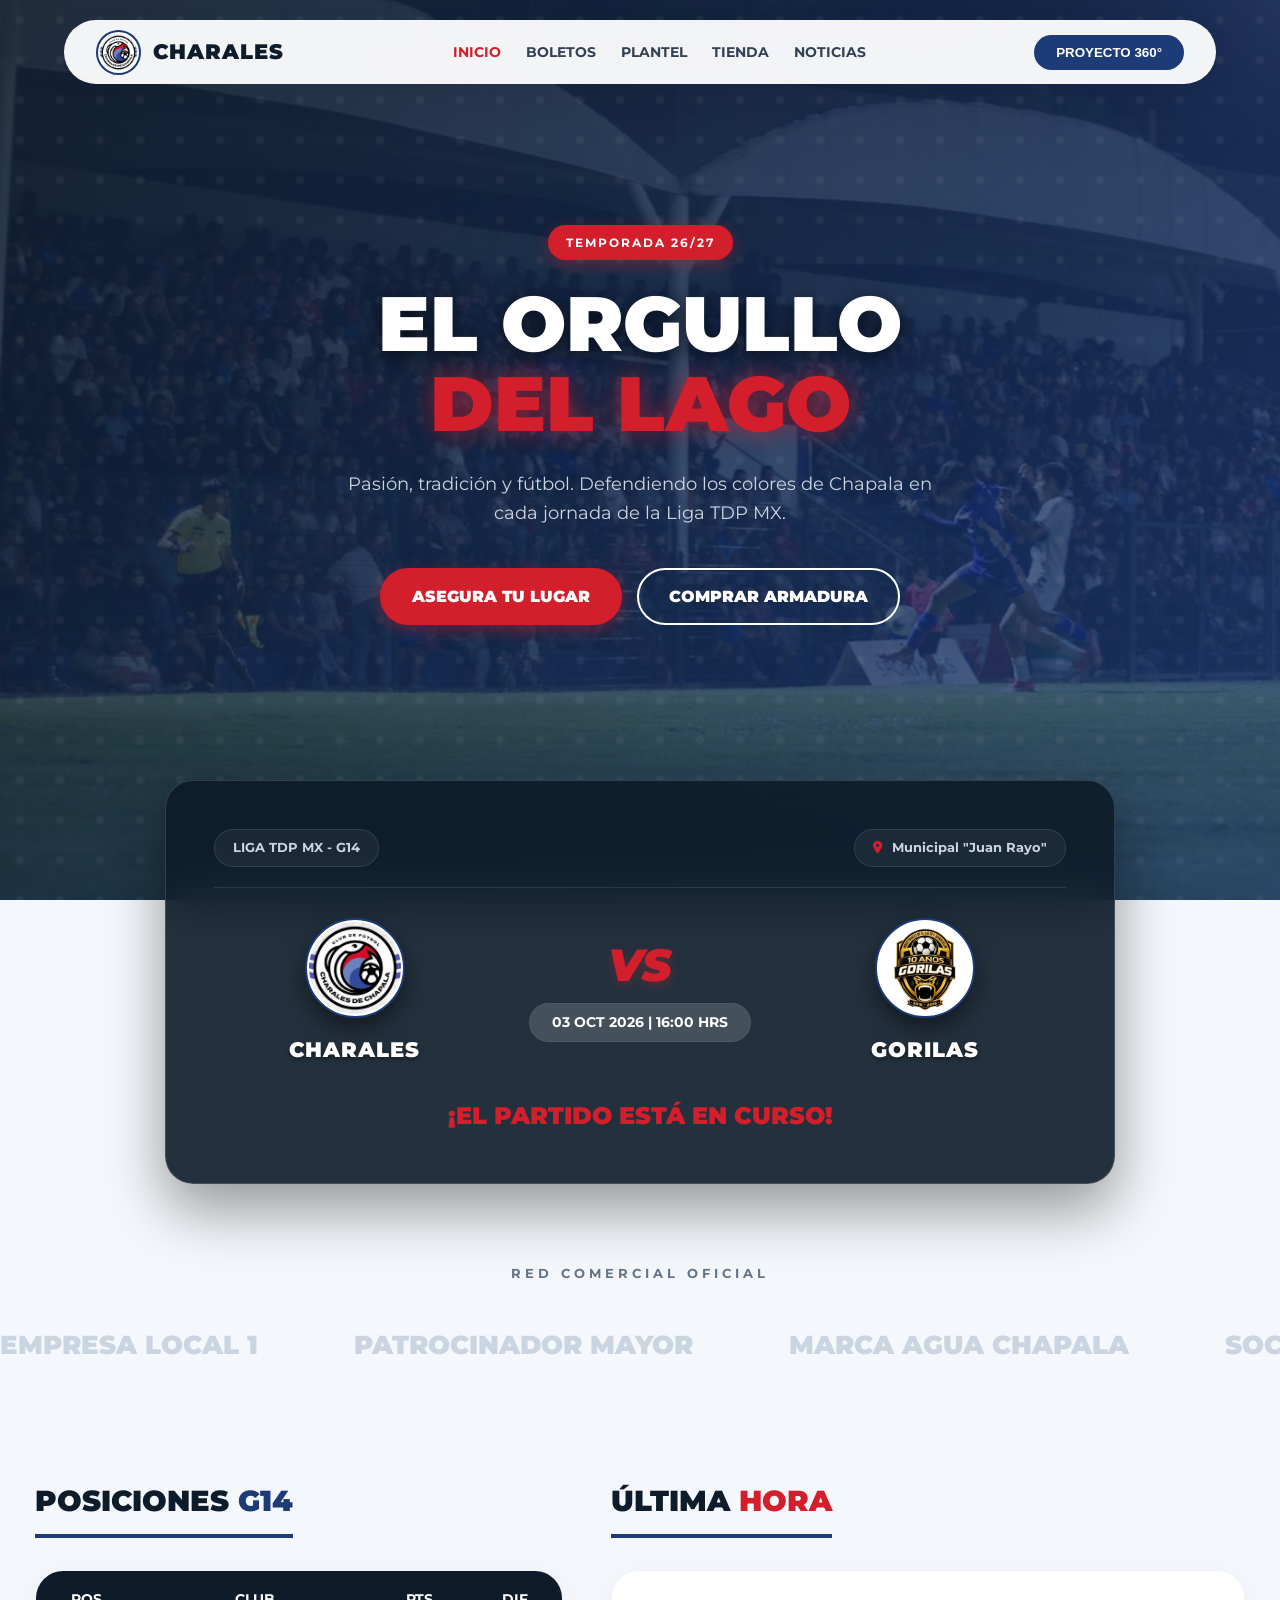
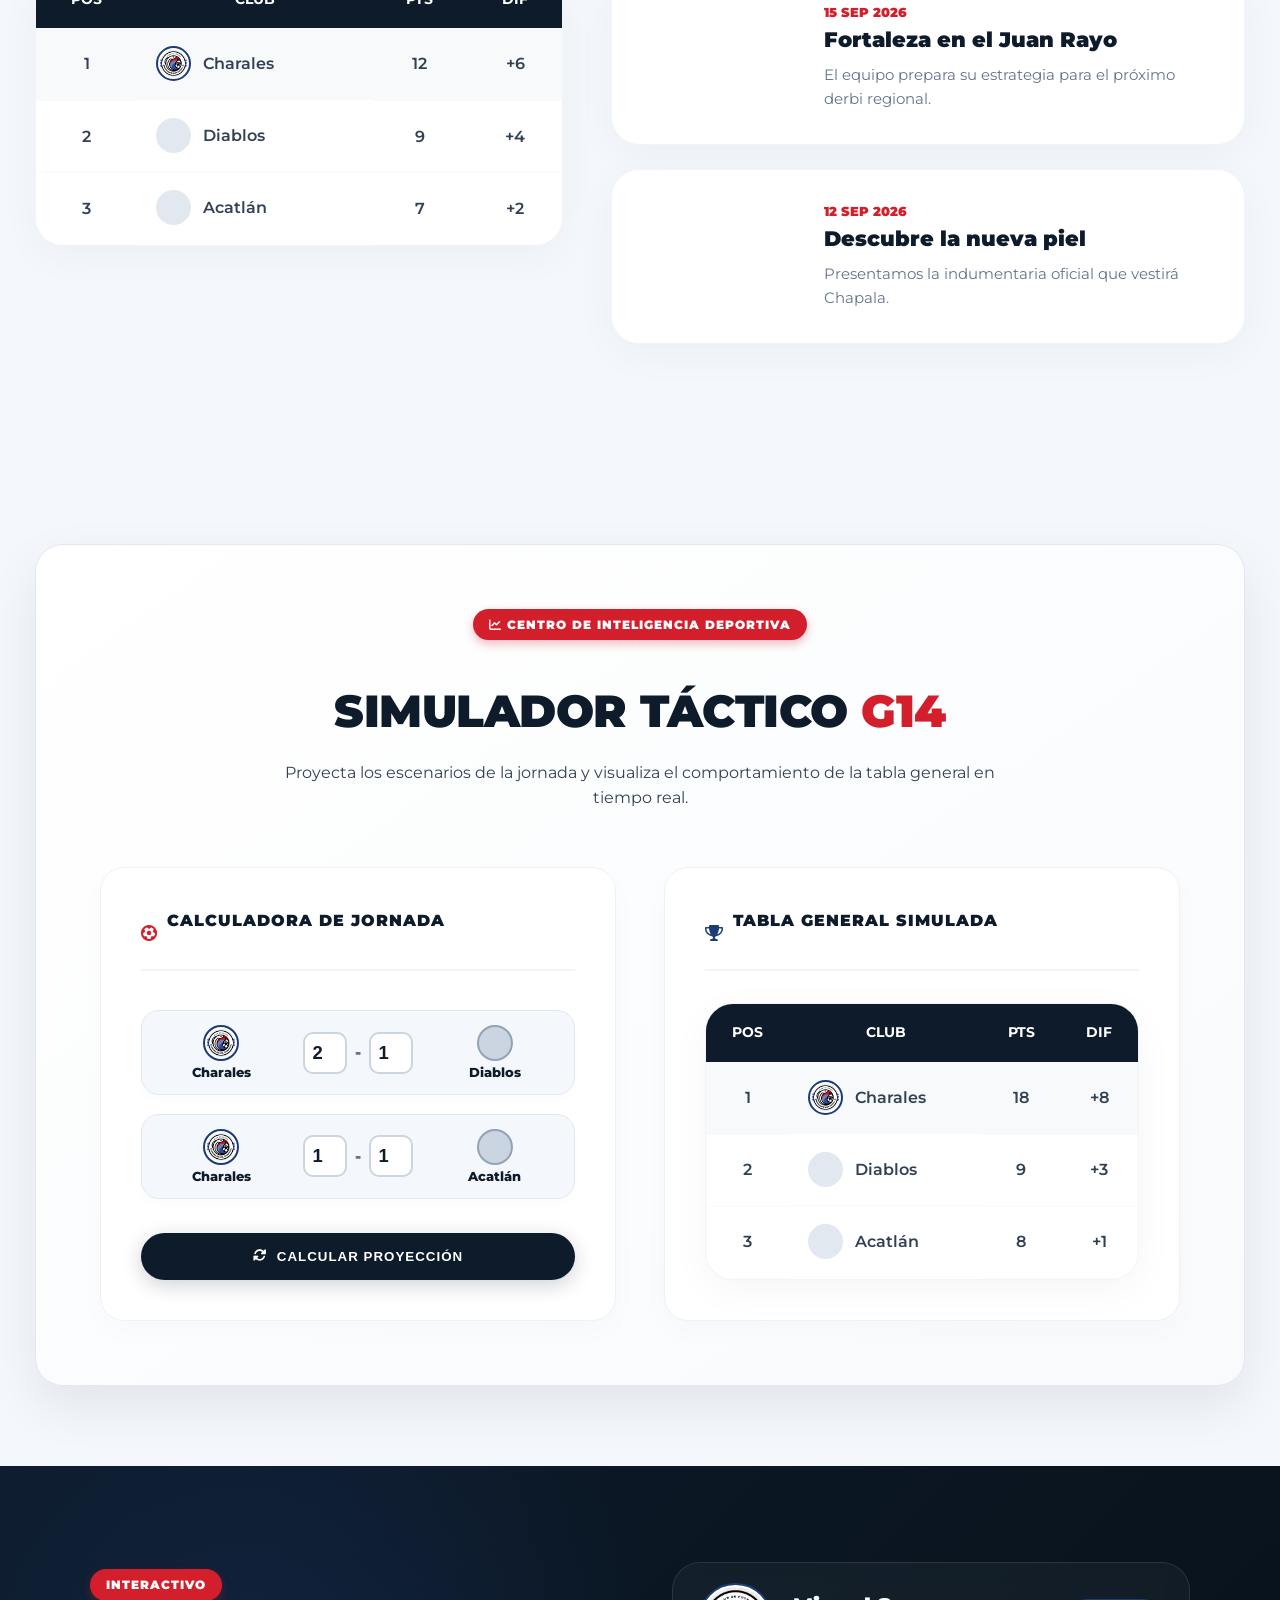
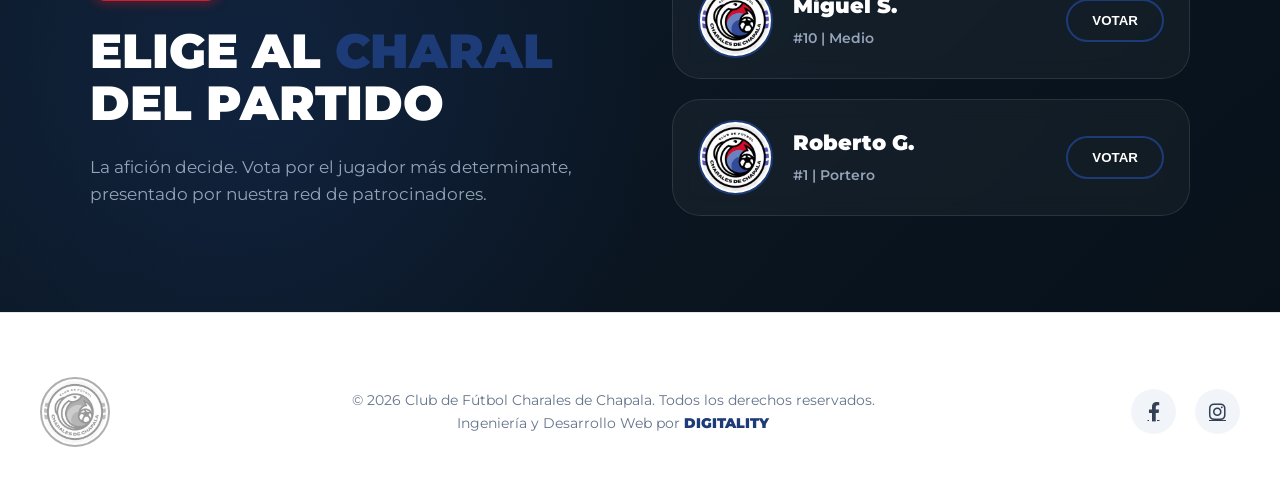
<file: index.html>
<!DOCTYPE html>
<html lang="es">
<head>
    <meta charset="UTF-8">
    <meta name="viewport" content="width=device-width, initial-scale=1.0">
    <title>Charales de Chapala | Sitio Oficial</title>
    <link rel="stylesheet" href="style.css">
    <link rel="icon" type="image/png" href="imagen.png">
    <link href="https://fonts.googleapis.com/css2?family=Montserrat:wght@400;600;700;900&display=swap" rel="stylesheet">
    <link rel="stylesheet" href="https://cdnjs.cloudflare.com/ajax/libs/font-awesome/6.0.0/css/all.min.css">
</head>
<body class="theme-light">

    <!-- Navegación Flotante Premium -->
    <nav class="navbar-floating" id="navbar">
        <div class="nav-brand">
            <img src="imagen.png" alt="Escudo Charales" class="nav-logo">
            <span class="nav-title">CHARALES</span>
        </div>
        
        <div class="nav-links">
            <a href="index.html" class="active">INICIO</a>
            <a href="Compra_Boletos/index.html">BOLETOS</a>
            <a href="Plantilla/equipo.html">PLANTEL</a>
            <a href="Tienda/tienda.html">TIENDA</a>
            <a href="#noticias">NOTICIAS</a>
        </div>

        <div class="nav-actions">
            <button class="btn-digitality rounded-pill" id="btnMenuProy">PROYECTO 360°</button>
            <div class="hamburger" id="hamburger">
                <span></span><span></span><span></span>
            </div>
        </div>
    </nav>

    <!-- Menú Móvil -->
    <div class="mobile-menu" id="navMenu">
        <span class="close-menu" id="closeMenu">&times;</span>
        <a href="index.html">INICIO</a>
        <a href="Compra_Boletos/index.html">BOLETOS Y ABONOS</a>
        <a href="Plantilla/equipo.html">PLANTEL OFICIAL</a>
        <a href="Tienda/tienda.html">TIENDA OFICIAL</a>
    </div>

   <!-- Hero Inmersivo con efecto de gotas del Lago de Chapala -->
    <header class="hero-split">
        <!-- Contenedor dinámico de gotas líquidas -->
        <div class="water-ripple-container" id="waterContainer"></div>

        <div class="hero-text">
            <span class="season-badge rounded-pill">TEMPORADA 26/27</span>
            <h1>EL ORGULLO<br><span class="txt-red">DEL LAGO</span></h1>
            <p>Pasión, tradición y fútbol. Defendiendo los colores de Chapala en cada jornada de la Liga TDP MX.</p>
            <div class="hero-buttons">
                <a href="Compra_Boletos/index.html" class="btn-solid-red rounded-pill">ASEGURA TU LUGAR</a>
                <a href="Tienda/tienda.html" class="btn-outline-white rounded-pill">COMPRAR ARMADURA</a>
            </div>
        </div>
    </header>

    <!-- Tarjeta de Partido Glassmorphism Rediseñada -->
    <section class="match-glass-section">
        <div class="glass-card rounded-card">
            <div class="glass-header">
                <span class="tag-league rounded-pill">LIGA TDP MX - G14</span>
                <span class="tag-stadium rounded-pill"><i class="fas fa-map-marker-alt"></i> Municipal "Juan Rayo"</span>
            </div>
            
            <div class="match-teams">
                <div class="team-col">
                    <img src="imagen.png" alt="Charales" class="team-shield">
                    <span class="team-name">CHARALES</span>
                </div>
                <div class="match-center-info">
                    <div class="vs">VS</div>
                    <div class="date-badge rounded-pill">03 OCT 2026 | 16:00 HRS</div>
                </div>
                <div class="team-col">
                    <img src="Gorilas.png" alt="Rival" class="team-shield">
                    <span class="team-name">GORILAS</span>
                </div>
            </div>

            <div class="countdown-row" id="countdown">
                <div class="time-unit"><span id="days">00</span><small>DÍAS</small></div><span class="colon">:</span>
                <div class="time-unit"><span id="hours">00</span><small>HRS</small></div><span class="colon">:</span>
                <div class="time-unit"><span id="minutes">00</span><small>MIN</small></div><span class="colon">:</span>
                <div class="time-unit"><span id="seconds">00</span><small>SEG</small></div>
            </div>
        </div>
    </section>

    <!-- Carrusel Infinito de Patrocinadores -->
    <section class="sponsors-ticker">
        <p class="ticker-label">RED COMERCIAL OFICIAL</p>
        <div class="marquee-wrapper">
            <div class="marquee-track">
                <div class="sponsor">EMPRESA LOCAL 1</div>
                <div class="sponsor">PATROCINADOR MAYOR</div>
                <div class="sponsor">MARCA AGUA CHAPALA</div>
                <div class="sponsor">SOCIO COMERCIAL 4</div>
                <div class="sponsor">EMPRESA LOCAL 1</div>
                <div class="sponsor">PATROCINADOR MAYOR</div>
                <div class="sponsor">MARCA AGUA CHAPALA</div>
                <div class="sponsor">SOCIO COMERCIAL 4</div>
            </div>
        </div>
    </section>

    <!-- Dashboard (Tabla y Noticias) -->
    <section class="dashboard-section" id="noticias">
        <div class="dashboard-grid">
            <div class="stats-panel">
                <h2 class="panel-title">POSICIONES <span class="txt-blue">G14</span></h2>
                <div class="table-card rounded-card">
                    <table class="clean-table">
                        <thead>
                            <tr>
                                <th>POS</th>
                                <th>CLUB</th>
                                <th>PTS</th>
                                <th>DIF</th>
                            </tr>
                        </thead>
                        <tbody>
                            <tr class="highlight-row">
                                <td>1</td>
                                <td class="td-team"><img src="imagen.png" class="micro-logo"> Charales</td>
                                <td class="txt-bold">12</td>
                                <td class="txt-blue">+6</td>
                            </tr>
                            <tr>
                                <td>2</td>
                                <td class="td-team"><span class="empty-logo"></span> Diablos</td>
                                <td>9</td>
                                <td>+4</td>
                            </tr>
                            <tr>
                                <td>3</td>
                                <td class="td-team"><span class="empty-logo"></span> Acatlán</td>
                                <td>7</td>
                                <td>+2</td>
                            </tr>
                        </tbody>
                    </table>
                </div>
            </div>

            <div class="news-panel">
                <h2 class="panel-title">ÚLTIMA <span class="txt-red">HORA</span></h2>
                <article class="news-list-item rounded-card">
                    <div class="news-thumb" style="background-image: url('https://images.unsplash.com/photo-1518609878373-06d740f60d8b?auto=format&fit=crop&q=80')"></div>
                    <div class="news-data">
                        <span class="news-date">15 SEP 2026</span>
                        <h3>Fortaleza en el Juan Rayo</h3>
                        <p>El equipo prepara su estrategia para el próximo derbi regional.</p>
                    </div>
                </article>
                <article class="news-list-item rounded-card">
                    <div class="news-thumb" style="background-image: url('https://images.unsplash.com/photo-1574629810360-7efbbe195018?auto=format&fit=crop&q=80')"></div>
                    <div class="news-data">
                        <span class="news-date">12 SEP 2026</span>
                        <h3>Descubre la nueva piel</h3>
                        <p>Presentamos la indumentaria oficial que vestirá Chapala.</p>
                    </div>
                </article>
            </div>
        </div>
    </section>

    <!-- Simulador de Resultados / Calculadora de Liguilla (Optimizado Móvil) -->
    <section class="simulator-section" id="simulador">
        <div class="simulator-container rounded-card">
            <div class="simulator-header">
                <span class="live-badge rounded-pill"><i class="fas fa-chart-line"></i> CENTRO DE INTELIGENCIA DEPORTIVA</span>
                <h2>SIMULADOR TÁCTICO <span class="txt-red">G14</span></h2>
                <p>Proyecta los escenarios de la jornada y visualiza el comportamiento de la tabla general en tiempo real.</p>
            </div>

            <div class="simulator-grid">
                <!-- Columna de Partidos a Simular -->
                <div class="sim-matches-box">
                    <div class="box-title-row">
                        <i class="fas fa-futbol txt-red"></i>
                        <h3>CALCULADORA DE JORNADA</h3>
                    </div>
                    
                    <div class="sim-match-item">
                        <!-- Equipo Local -->
                        <div class="sim-team-col">
                            <img src="imagen.png" class="mini-crest">
                            <span class="team-lbl">Charales</span>
                        </div>
                        
                        <!-- Marcador Central -->
                        <div class="score-inputs">
                            <input type="number" min="0" value="2" id="scoreA1" class="score-input">
                            <span class="vs-dash">-</span>
                            <input type="number" min="0" value="1" id="scoreB1" class="score-input">
                        </div>

                        <!-- Equipo Visitante -->
                        <div class="sim-team-col">
                            <div class="empty-logo-sm"></div>
                            <span class="team-lbl">Diablos</span>
                        </div>
                    </div>

                    <div class="sim-match-item">
                        <!-- Equipo Local -->
                        <div class="sim-team-col">
                            <img src="imagen.png" class="mini-crest">
                            <span class="team-lbl">Charales</span>
                        </div>
                        
                        <!-- Marcador Central -->
                        <div class="score-inputs">
                            <input type="number" min="0" value="1" id="scoreA2" class="score-input">
                            <span class="vs-dash">-</span>
                            <input type="number" min="0" value="1" id="scoreB2" class="score-input">
                        </div>

                        <!-- Equipo Visitante -->
                        <div class="sim-team-col">
                            <div class="empty-logo-sm"></div>
                            <span class="team-lbl">Acatlán</span>
                        </div>
                    </div>

                    <button class="btn-sim-action rounded-pill" id="btnSimular">
                        <i class="fas fa-sync-alt"></i> CALCULAR PROYECCIÓN
                    </button>
                </div>

                <!-- Columna de Tabla Simulada -->
                <div class="sim-table-box">
                    <div class="box-title-row">
                        <i class="fas fa-trophy txt-blue"></i>
                        <h3>TABLA GENERAL SIMULADA</h3>
                    </div>
                    <div class="table-card rounded-card">
                        <table class="clean-table" id="simTable">
                            <thead>
                                <tr>
                                    <th>POS</th>
                                    <th>CLUB</th>
                                    <th>PTS</th>
                                    <th>DIF</th>
                                </tr>
                            </thead>
                            <tbody>
                                <tr class="highlight-row" data-team="charales">
                                    <td>1</td>
                                    <td class="td-team"><img src="imagen.png" class="micro-logo"> Charales</td>
                                    <td class="txt-bold" id="ptsCharales">18</td>
                                    <td class="txt-blue" id="difCharales">+8</td>
                                </tr>
                                <tr data-team="diablos">
                                    <td>2</td>
                                    <td class="td-team"><span class="empty-logo"></span> Diablos</td>
                                    <td id="ptsDiablos">9</td>
                                    <td id="difDiablos">+3</td>
                                </tr>
                                <tr data-team="acatlan">
                                    <td>3</td>
                                    <td class="td-team"><span class="empty-logo"></span> Acatlán</td>
                                    <td id="ptsAcatlan">8</td>
                                    <td id="difAcatlan">+1</td>
                                </tr>
                            </tbody>
                        </table>
                    </div>
                </div>
            </div>
        </div>
    </section>

    <!-- Jugador del Partido -->
    <section class="interactive-motm">
        <div class="motm-layout">
            <div class="motm-info">
                <span class="live-badge rounded-pill">INTERACTIVO</span>
                <h2>ELIGE AL <span class="txt-blue">CHARAL</span><br>DEL PARTIDO</h2>
                <p>La afición decide. Vota por el jugador más determinante, presentado por nuestra red de patrocinadores.</p>
            </div>
            <div class="motm-options">
                <div class="player-option rounded-card">
                    <img src="imagen.png" alt="Jugador">
                    <div class="opt-details">
                        <h4>Miguel S.</h4>
                        <span>#10 | Medio</span>
                    </div>
                    <button class="vote-btn-premium rounded-pill">VOTAR</button>
                </div>
                <div class="player-option rounded-card">
                    <img src="imagen.png" alt="Jugador">
                    <div class="opt-details">
                        <h4>Roberto G.</h4>
                        <span>#1 | Portero</span>
                    </div>
                    <button class="vote-btn-premium rounded-pill">VOTAR</button>
                </div>
            </div>
        </div>
    </section>

    <!-- Footer Corporativo -->
    <footer class="footer-clean">
        <div class="footer-content">
            <img src="imagen.png" alt="Charales" class="footer-brand">
            <div class="footer-text">
                <p>© 2026 Club de Fútbol Charales de Chapala. Todos los derechos reservados.</p>
                <p>Ingeniería y Desarrollo Web por <span class="txt-blue-bold">DIGITALITY</span></p>
            </div>
            <div class="footer-social">
                <a href="#"><i class="fab fa-facebook-f"></i></a>
                <a href="#"><i class="fab fa-instagram"></i></a>
            </div>
        </div>
    </footer>

    <script src="script.js"></script>
</body>
</html>
</file>
<file: style.css>
:root {
    --navy: #0d1b2a;
    --blue: #1c3b77;
    --red: #d31e2b;
    --light-bg: #f4f7fb; 
    --white: #ffffff;
    --text-main: #334155;
    --text-muted: #64748b;
}

* { margin: 0; padding: 0; box-sizing: border-box; }
html { scroll-behavior: smooth; }
body.theme-light { font-family: 'Montserrat', sans-serif; background: var(--light-bg); color: var(--text-main); line-height: 1.6; overflow-x: hidden; }

/* Utilidades Comunes y Bordes Suaves */
.txt-blue { color: var(--blue); }
.txt-red { color: var(--red); }
.txt-blue-bold { color: var(--blue); font-weight: 900; }
.txt-bold { font-weight: 900; }
.txt-gray { color: var(--text-muted); }
.uppercase { text-transform: uppercase; }
.mt-2 { margin-top: 10px; }

.rounded-pill { border-radius: 50px !important; }
.rounded-card { border-radius: 28px !important; overflow: hidden; } 

img[src="imagen.png"], img[src="../imagen.png"], img[src="../image.png"], .team-shield, .micro-logo, .nav-logo {
    border-radius: 50%; object-fit: cover; background: var(--white);
    border: 2px solid var(--blue); padding: 2px;
}

/* Navegación Flotante (Inicio) */
.navbar-floating {
    position: fixed; top: 20px; left: 50%; transform: translateX(-50%); width: 90%; max-width: 1200px;
    background: rgba(255, 255, 255, 0.95); backdrop-filter: blur(10px); border-radius: 50px;
    display: flex; justify-content: space-between; align-items: center; padding: 0.6rem 2rem;
    box-shadow: 0 10px 30px rgba(0,0,0,0.06); z-index: 1000; transition: 0.3s ease;
}
.nav-brand { display: flex; align-items: center; gap: 12px; }
.nav-logo { height: 45px; width: 45px; }
.nav-title { font-weight: 900; font-size: 1.3rem; color: var(--navy); letter-spacing: 1px; }

.nav-links { display: flex; gap: 25px; }
.nav-links a { text-decoration: none; color: var(--text-main); font-weight: 700; font-size: 0.9rem; transition: 0.2s; }
.nav-links a:hover, .nav-links a.active { color: var(--red); }

.nav-actions { display: flex; align-items: center; gap: 20px; }
.btn-digitality { background: var(--blue); color: var(--white); border: none; padding: 10px 22px; font-weight: 900; cursor: pointer; transition: 0.3s; }
.btn-digitality:hover { background: var(--navy); transform: translateY(-2px); box-shadow: 0 5px 15px rgba(28,59,119,0.3); }
.hamburger { display: none; flex-direction: column; gap: 6px; cursor: pointer; }
.hamburger span { width: 26px; height: 3px; background: var(--navy); border-radius: 3px; transition: 0.3s; }

/* Menú Móvil */
.mobile-menu { position: fixed; top: 0; right: -100%; width: 100%; height: 100vh; background: var(--navy); z-index: 2000; display: flex; flex-direction: column; align-items: center; justify-content: center; gap: 2rem; transition: 0.4s cubic-bezier(0.4, 0, 0.2, 1); }
.mobile-menu.active { right: 0; }
.close-menu { position: absolute; top: 30px; right: 30px; font-size: 3rem; color: var(--white); cursor: pointer; line-height: 1; }
.mobile-menu a { color: var(--white); text-decoration: none; font-size: 1.5rem; font-weight: 900; }

/* --- HERO INMERSIVO CON ANIMACIÓN DE AGUA/GOTAS (Lago de Chapala) --- */
.hero-split { 
    display: flex; 
    align-items: center; 
    justify-content: center;
    min-height: 100vh; 
    padding-top: 130px; 
    padding-bottom: 180px; 
    background: linear-gradient(135deg, rgba(13, 27, 42, 0.85), rgba(28, 59, 119, 0.75)), url('portada1.png') center/cover no-repeat;
    width: 100%; 
    position: relative;
    overflow: hidden;
}

/* Efecto de ondas de agua superpuestas (Alusión al Lago) */
.hero-split::before {
    content: '';
    position: absolute;
    top: 0; left: 0; width: 200%; height: 200%;
    background: radial-gradient(circle, rgba(255,255,255,0.05) 10%, transparent 20%);
    background-size: 40px 40px;
    animation: waveEffect 25s linear infinite;
    pointer-events: none;
    z-index: 1;
}

@keyframes waveEffect {
    0% { transform: translate(0, 0); }
    50% { transform: translate(-20px, -20px); }
    100% { transform: translate(0, 0); }
}

.hero-text { 
    display: flex; 
    flex-direction: column; 
    justify-content: center; 
    align-items: center; 
    text-align: center;
    width: 100%;
    max-width: 900px;
    padding: 0 20px; 
    z-index: 2; 
}
.season-badge { background: var(--red); color: var(--white); padding: 8px 18px; font-size: 0.75rem; font-weight: 700; margin-bottom: 1.5rem; letter-spacing: 2px; box-shadow: 0 4px 15px rgba(211,30,43,0.4); }
.hero-text h1 { font-size: clamp(3rem, 6vw, 5rem); font-weight: 900; line-height: 1.05; color: var(--white); margin-bottom: 1.5rem; text-shadow: 0 5px 20px rgba(0,0,0,0.6); }
.hero-text h1 span.txt-red { color: var(--red); text-shadow: 0 0 25px rgba(211,30,43,0.6); }
.hero-text p { font-size: 1.15rem; color: #cbd5e1; margin-bottom: 2.5rem; max-width: 600px; }
.hero-buttons { display: flex; gap: 15px; flex-wrap: wrap; justify-content: center; }

/* Botones Hero */
.btn-solid-red { background: var(--red); color: var(--white); padding: 14px 30px; text-decoration: none; font-weight: 900; transition: 0.3s; border: 2px solid var(--red); box-shadow: 0 5px 15px rgba(211,30,43,0.4); }
.btn-solid-red:hover { background: transparent; color: var(--white); box-shadow: none; transform: translateY(-2px); border-color: var(--white); }
.btn-outline-white { background: transparent; color: var(--white); padding: 14px 30px; text-decoration: none; font-weight: 900; border: 2px solid var(--white); transition: 0.3s; border-radius: 50px; }
.btn-outline-white:hover { background: var(--white); color: var(--navy); transform: translateY(-2px); box-shadow: 0 5px 15px rgba(255,255,255,0.2); }

/* --- TARJETA PARTIDO GLASSMORPHISM (Rediseñada y limpia) --- */
.match-glass-section { position: relative; margin-top: -120px; z-index: 10; padding: 0 20px; display: flex; justify-content: center; }
.glass-card { background: rgba(13, 27, 42, 0.9); backdrop-filter: blur(25px); -webkit-backdrop-filter: blur(25px); border: 1px solid rgba(255,255,255,0.15); width: 100%; max-width: 950px; padding: 3rem; box-shadow: 0 25px 60px rgba(0,0,0,0.4); color: var(--white); }
.glass-header { display: flex; justify-content: space-between; align-items: center; border-bottom: 1px solid rgba(255,255,255,0.1); padding-bottom: 20px; margin-bottom: 30px; }
.tag-league, .tag-stadium { background: rgba(255,255,255,0.05); border: 1px solid rgba(255,255,255,0.1); padding: 8px 18px; font-size: 0.8rem; font-weight: 700; color: #cbd5e1; }
.tag-stadium i { color: var(--red); margin-right: 5px; }

.match-teams { display: flex; justify-content: space-between; align-items: center; margin-bottom: 30px; width: 100%; }
.team-col { display: flex; flex-direction: column; align-items: center; gap: 15px; width: 33%; }
.team-shield { height: 100px; width: 100px; box-shadow: 0 10px 25px rgba(0,0,0,0.5); }
.team-name { font-weight: 900; font-size: 1.3rem; letter-spacing: 1px; text-shadow: 0 2px 4px rgba(0,0,0,0.5); text-align: center; }
.match-center-info { width: 33%; display: flex; flex-direction: column; align-items: center; justify-content: center; }
.vs { font-size: 2.8rem; font-weight: 900; color: var(--red); font-style: italic; line-height: 1; text-shadow: 0 4px 10px rgba(211,30,43,0.3); }
.date-badge { background: rgba(255,255,255,0.15); padding: 8px 22px; font-size: 0.85rem; margin-top: 15px; font-weight: 700; border: 1px solid rgba(255,255,255,0.05); text-align: center; }

.countdown-row { display: flex; justify-content: center; gap: 15px; align-items: center; color: var(--red); }
.colon { font-size: 2.5rem; font-weight: 900; margin-top: -15px; opacity: 0.5; }
.time-unit { display: flex; flex-direction: column; align-items: center; min-width: 70px; }
.time-unit span { color: var(--white); font-size: 3rem; font-weight: 900; line-height: 1; text-shadow: 0 2px 10px rgba(0,0,0,0.3); }
.time-unit small { font-size: 0.75rem; color: #94a3b8; font-weight: 700; margin-top: 8px; letter-spacing: 1px; }

/* Marquesina Patrocinadores */
.sponsors-ticker { padding: 5rem 0 4rem; background: var(--light-bg); text-align: center; overflow: hidden; }
.ticker-label { font-size: 0.8rem; font-weight: 700; color: var(--text-muted); letter-spacing: 4px; margin-bottom: 2.5rem; }
.marquee-wrapper { width: 100%; overflow: hidden; white-space: nowrap; position: relative; }
.marquee-track { display: inline-flex; gap: 6rem; animation: marquee 30s linear infinite; }
.sponsor { font-size: 1.6rem; font-weight: 900; color: #cbd5e1; text-transform: uppercase; transition: 0.3s; cursor: default; }
.sponsor:hover { color: var(--blue); transform: scale(1.05); }
@keyframes marquee { 0% { transform: translateX(0); } 100% { transform: translateX(-50%); } }

/* Dashboard (Tabla y Noticias) */
.dashboard-section { padding: 3rem 20px 6rem; max-width: 1250px; margin: 0 auto; }
.dashboard-grid { display: flex; gap: 3rem; }
.panel-title { font-size: 1.8rem; font-weight: 900; color: var(--navy); margin-bottom: 2rem; border-bottom: 4px solid var(--blue); padding-bottom: 10px; display: inline-block; }
.stats-panel { flex: 1; }
.table-card { background: var(--white); box-shadow: 0 10px 40px rgba(0,0,0,0.04); border: 1px solid #f1f5f9; border-radius: 28px; overflow: hidden; }
.clean-table { width: 100%; border-collapse: collapse; text-align: center; }
.clean-table th { background: var(--navy); color: var(--white); padding: 18px; font-size: 0.85rem; }
.clean-table td { padding: 18px; border-bottom: 1px solid #f8fafc; color: var(--text-main); font-weight: 600; }
.td-team { text-align: left; display: flex; align-items: center; gap: 12px; }
.highlight-row { background: rgba(28, 59, 119, 0.03); }
.micro-logo { height: 35px; width: 35px; }
.empty-logo { height: 35px; width: 35px; background: #e2e8f0; border-radius: 50%; display: inline-block; }

.news-panel { flex: 1.2; }
.news-list-item { display: flex; background: var(--white); box-shadow: 0 10px 40px rgba(0,0,0,0.04); margin-bottom: 1.5rem; transition: 0.3s; border: 1px solid #f1f5f9; border-radius: 28px; overflow: hidden; }
.news-list-item:hover { transform: translateY(-5px); box-shadow: 0 20px 40px rgba(0,0,0,0.08); border-color: var(--blue); }
.news-thumb { width: 180px; background-size: cover; background-position: center; flex-shrink: 0; }
.news-data { padding: 2rem; }
.news-date { font-size: 0.8rem; color: var(--red); font-weight: 900; display: block; margin-bottom: 5px; }
.news-data h3 { font-size: 1.3rem; font-weight: 900; color: var(--navy); margin: 0 0 10px 0; line-height: 1.2; }
.news-data p { font-size: 0.95rem; color: var(--text-muted); }

/* --- JUGADOR DEL PARTIDO (REDISEÑADO LIMPIO Y MODERNO) --- */
.interactive-motm { 
    background: linear-gradient(135deg, var(--navy), #08111a); 
    padding: 6rem 20px; 
    position: relative; 
    overflow: hidden; 
}
.interactive-motm::before { 
    content: ''; 
    position: absolute; 
    top: -50%; left: -10%; 
    width: 60%; height: 200%; 
    background: radial-gradient(circle, rgba(28,59,119,0.3) 0%, transparent 70%); 
    z-index: 0; 
}
.motm-layout { 
    max-width: 1100px; 
    margin: 0 auto; 
    display: flex; 
    gap: 4rem; 
    align-items: center; 
    position: relative; 
    z-index: 1; 
}
.motm-info { flex: 1; color: var(--text-muted); }
.live-badge { background: var(--red); color: white; padding: 6px 16px; font-size: 0.75rem; font-weight: 900; margin-bottom: 1.5rem; display: inline-block; letter-spacing: 1px; box-shadow: 0 4px 10px rgba(211,30,43,0.3); border-radius: 50px; }
.motm-info h2 { font-size: 3rem; line-height: 1.1; color: var(--white); margin-bottom: 1.5rem; font-weight: 900; }
.motm-info p { color: #94a3b8; font-size: 1.05rem; }

.motm-options { 
    flex: 1; 
    display: flex; 
    flex-direction: column; 
    gap: 20px; 
    width: 100%;
}
.player-option { 
    background: rgba(255, 255, 255, 0.04); 
    border: 1px solid rgba(255, 255, 255, 0.1); 
    padding: 20px 25px; 
    display: flex; 
    align-items: center; 
    gap: 20px; 
    transition: 0.3s ease; 
    backdrop-filter: blur(10px); 
    border-radius: 28px; 
}
.player-option:hover { 
    background: rgba(255, 255, 255, 0.08); 
    border-color: var(--blue); 
    transform: translateY(-5px); 
    box-shadow: 0 10px 30px rgba(0,0,0,0.3);
}
.player-option img { height: 75px; width: 75px; flex-shrink: 0; }
.opt-details { flex-grow: 1; }
.opt-details h4 { color: var(--white); font-weight: 900; font-size: 1.3rem; margin-bottom: 3px; }
.opt-details span { color: #94a3b8; font-size: 0.9rem; font-weight: 600; }
.vote-btn-premium { background: transparent; border: 2px solid var(--blue); color: var(--white); padding: 12px 24px; font-weight: 900; cursor: pointer; transition: 0.3s; border-radius: 50px; flex-shrink: 0; }
.vote-btn-premium:hover { background: var(--blue); box-shadow: 0 4px 15px rgba(28,59,119,0.4); }

/* Footer General */
.footer-clean, .footer { background: var(--white); padding: 4rem 20px 3rem; border-top: 1px solid #e2e8f0; text-align: center; }
.footer { padding: 3rem 20px; margin-top: 4rem; color: var(--text-muted); font-size: 0.9rem; }
.footer-content { max-width: 1200px; margin: 0 auto; display: flex; justify-content: space-between; align-items: center; flex-wrap: wrap; gap: 2rem; }
.footer-brand { height: 70px; border: none; padding: 0; background: transparent; filter: grayscale(100%); opacity: 0.4; transition: 0.3s; }
.footer-brand:hover { opacity: 0.8; filter: none; }
.footer-text { text-align: center; color: var(--text-muted); font-size: 0.9rem; }
.footer-social a { color: var(--text-main); background: #f1f5f9; width: 45px; height: 45px; display: inline-flex; justify-content: center; align-items: center; border-radius: 50%; margin-left: 15px; font-size: 1.2rem; transition: 0.3s; }
.footer-social a:hover { color: var(--white); background: var(--blue); transform: translateY(-3px); }

/* =======================================================
   --- ESTILOS PARA SUBPÁGINAS (Plantel, Tienda, Boletos) ---
   ======================================================= */
.navbar { position: fixed; top: 0; left: 0; width: 100%; background: rgba(255, 255, 255, 0.95); backdrop-filter: blur(10px); box-shadow: 0 5px 20px rgba(0,0,0,0.05); z-index: 1000; padding: 1rem 5%; }
.nav-container .logo { display: flex; align-items: center; gap: 15px; text-decoration: none; color: var(--navy); font-weight: 900; font-size: 1.4rem; letter-spacing: 1px; }
.nav-container .logo img { height: 45px; width: 45px; }

.page-header { text-align: center; padding: 160px 20px 50px; background: var(--white); border-bottom: 1px solid #e2e8f0; margin-bottom: 2rem; }
.page-header h1 { font-size: clamp(2.5rem, 5vw, 4rem); color: var(--navy); font-weight: 900; line-height: 1.1; margin-bottom: 10px; }

/* 1. PLANTEL OFICIAL */
.roster-section { max-width: 1200px; margin: 0 auto; padding: 2rem 20px; }
.roster-category { font-size: 2rem; color: var(--navy); border-bottom: 4px solid var(--blue); padding-bottom: 10px; margin-bottom: 2.5rem; display: inline-block; font-weight: 900; }
.roster-grid { display: grid; grid-template-columns: repeat(auto-fit, minmax(280px, 1fr)); gap: 2.5rem; margin-bottom: 5rem; }
.player-profile { background: var(--white); border-radius: 28px; overflow: hidden; box-shadow: 0 10px 30px rgba(0,0,0,0.04); text-align: center; border: 1px solid #f1f5f9; transition: transform 0.3s, box-shadow 0.3s, border-color 0.3s; position: relative; }
.player-profile:hover { transform: translateY(-10px); box-shadow: 0 20px 40px rgba(0,0,0,0.08); border-color: var(--blue); }
.player-photo { background: linear-gradient(to top, #e2e8f0, #f8fafc); padding: 30px 0 0; display: flex; justify-content: center; align-items: flex-end; height: 250px; }
.player-photo img { display: block; max-height: 100%; object-fit: contain; } 
.player-details { padding: 2.5rem 1.5rem; position: relative; background: var(--white); }
.player-number { position: absolute; top: -30px; right: 25px; background: var(--navy); color: var(--white); font-size: 1.4rem; font-weight: 900; height: 60px; width: 60px; display: flex; align-items: center; justify-content: center; border-radius: 50%; border: 4px solid var(--white); box-shadow: 0 5px 15px rgba(0,0,0,0.1); }
.player-details h3 { color: var(--navy); font-weight: 900; font-size: 1.4rem; margin-bottom: 5px; }

/* 2. TIENDA OFICIAL */
.store-grid { max-width: 1200px; margin: 3rem auto 6rem; padding: 0 20px; display: grid; grid-template-columns: repeat(auto-fit, minmax(300px, 1fr)); gap: 3rem; }
.product-card { background: var(--white); border-radius: 28px; overflow: hidden; box-shadow: 0 10px 30px rgba(0,0,0,0.04); text-align: center; border: 1px solid #f1f5f9; transition: 0.3s; display: flex; flex-direction: column; }
.product-card:hover { transform: translateY(-10px); box-shadow: 0 20px 40px rgba(0,0,0,0.08); border-color: var(--red); }
.product-img { background: var(--light-bg); padding: 50px 20px; display: flex; justify-content: center; align-items: center; height: 280px; }
.product-img img { max-height: 100%; max-width: 80%; object-fit: contain; transition: transform 0.4s cubic-bezier(0.4, 0, 0.2, 1); }
.product-card:hover .product-img img { transform: scale(1.15); }
.product-info { padding: 2.5rem 2rem; display: flex; flex-direction: column; flex-grow: 1; }
.product-info h3 { color: var(--navy); font-weight: 900; font-size: 1.25rem; margin-bottom: 10px; line-height: 1.3; }
.product-price { font-size: 1.8rem; font-weight: 900; color: var(--blue); margin-bottom: 25px; }
.btn-cart { background: transparent; border: 2px solid var(--blue); color: var(--blue); padding: 14px 20px; border-radius: 50px; font-weight: 900; cursor: pointer; transition: 0.3s; width: 100%; margin-top: auto; letter-spacing: 1px; }
.btn-cart:hover { background: var(--blue); color: var(--white); box-shadow: 0 5px 15px rgba(28,59,119,0.3); }

/* 3. BOLETOS Y ABONOS */
.pricing-grid { max-width: 950px; margin: 3rem auto 6rem; padding: 0 20px; display: grid; grid-template-columns: repeat(auto-fit, minmax(320px, 1fr)); gap: 3rem; align-items: center; }
.price-card { background: var(--white); border-radius: 28px; padding: 3.5rem 2.5rem; box-shadow: 0 10px 40px rgba(0,0,0,0.04); text-align: center; border: 1px solid #f1f5f9; transition: 0.3s; position: relative; }
.price-card:hover { transform: translateY(-8px); box-shadow: 0 20px 50px rgba(0,0,0,0.08); }
.price-card h3 { font-size: 1.6rem; margin-bottom: 8px; letter-spacing: 1px; }
.price-amount { font-size: 4rem; font-weight: 900; color: var(--navy); margin: 1.5rem 0 2rem; line-height: 1; display: flex; justify-content: center; align-items: flex-start; gap: 5px; }
.price-amount span { font-size: 1.2rem; color: var(--text-muted); font-weight: 700; margin-top: 5px; }
.price-features { list-style: none; margin-bottom: 3rem; text-align: left; }
.price-features li { padding: 14px 0; border-bottom: 1px solid #f1f5f9; color: var(--text-main); font-weight: 600; display: flex; align-items: center; gap: 12px; font-size: 0.95rem; }
.price-features li i { color: var(--blue); width: 24px; text-align: center; font-size: 1.1rem; }

.price-card.premium { background: var(--navy); color: var(--white); transform: scale(1.05); border: none; box-shadow: 0 20px 50px rgba(13,27,42,0.25); }
.price-card.premium:hover { transform: scale(1.05) translateY(-8px); }
.price-card.premium h3 { color: var(--red); }
.price-card.premium p { color: #94a3b8; }
.price-card.premium .price-amount { color: var(--white); }
.price-card.premium .price-amount span { color: #cbd5e1; }
.price-card.premium .price-features li { border-bottom-color: rgba(255,255,255,0.1); color: var(--white); }
.price-card.premium .price-features li i { color: var(--red); }

.btn-primary { background: var(--blue); color: var(--white); border: 2px solid var(--blue); padding: 16px 30px; border-radius: 50px; font-weight: 900; cursor: pointer; transition: 0.3s; text-transform: uppercase; letter-spacing: 1px; box-shadow: 0 5px 15px rgba(28,59,119,0.2); }
.btn-primary:hover { background: transparent; color: var(--blue); box-shadow: none; }
.price-card.premium .btn-primary { background: var(--red); border-color: var(--red); box-shadow: 0 5px 15px rgba(211,30,43,0.3); }
.price-card.premium .btn-primary:hover { background: transparent; color: var(--red); box-shadow: none; }


/* =======================================================
   --- AJUSTES RESPONSIVOS (Móvil Ultra Limpio) ---
   ======================================================= */
@media (max-width: 1024px) {
    .dashboard-grid { flex-direction: column; }
    .motm-layout { gap: 3rem; }
    .pricing-grid { grid-template-columns: 1fr; max-width: 500px; }
    .price-card.premium { transform: scale(1); }
    .price-card.premium:hover { transform: translateY(-8px); }
}

@media (max-width: 900px) {
    /* Hero */
    .hero-split { 
        padding-top: 140px; 
        padding-bottom: 120px; 
    }
    .hero-text { padding: 0 5%; }
    .hero-text h1 { font-size: clamp(2.5rem, 8vw, 3.5rem); }
    .hero-buttons { flex-direction: column; width: 100%; gap: 15px; }
    .btn-solid-red, .btn-outline-white { width: 100%; text-align: center; }
    
    /* Marcador Horizontal en Móvil */
    .match-glass-section { margin-top: -60px; padding: 0 15px; }
    .glass-card { padding: 1.5rem; }
    .glass-header { flex-direction: column; gap: 10px; align-items: center; padding-bottom: 15px; margin-bottom: 20px; }
    .match-teams { flex-direction: row; gap: 10px; align-items: center; margin-bottom: 20px; }
    .team-col { width: 33%; gap: 8px; }
    .team-shield { height: 60px; width: 60px; }
    .team-name { font-size: 0.9rem; }
    .match-center-info { width: 33%; display: flex; flex-direction: column; align-items: center; gap: 5px; }
    .vs { font-size: 2rem; }
    .date-badge { padding: 4px 10px; font-size: 0.7rem; margin-top: 5px; }
    .countdown-row { gap: 10px; }
    .colon { display: none; } 
    .time-unit span { font-size: 2rem; }
    .time-unit small { font-size: 0.65rem; }
    
    /* Votación en Móvil (Alineada y sin cortes raros) */
    .interactive-motm { padding: 4rem 15px; }
    .motm-layout { flex-direction: column; text-align: center; gap: 2.5rem; }
    .motm-info h2 { font-size: 2.2rem; }
    .player-option { 
        flex-direction: row; /* Mantiene la tarjeta horizontal en móvil para aprovechar el espacio */
        text-align: left; 
        padding: 15px;
        gap: 12px;
    }
    .player-option img { height: 50px; width: 50px; }
    .opt-details h4 { font-size: 1.1rem; }
    .opt-details span { font-size: 0.8rem; }
    .vote-btn-premium { 
        padding: 8px 16px; 
        font-size: 0.8rem; 
    }
    
    .footer-content { flex-direction: column; text-align: center; }
    .page-header { padding: 120px 20px 40px; }
}

@media (max-width: 768px) {
    .nav-links, .btn-digitality { display: none; }
    .hamburger { display: flex; }
    .news-list-item { flex-direction: column; }
    .news-thumb { width: 100%; height: 200px; }
    .marquee-track { gap: 3rem; }
}

/* --- EFECTO LIQUID GLASS / GOTAS DE AGUA (LAGO DE CHAPALA) --- */
.water-ripple-container {
    position: absolute;
    top: 0;
    left: 0;
    width: 100%;
    height: 100%;
    overflow: hidden;
    pointer-events: none;
    z-index: 2;
}

.water-drop {
    position: absolute;
    border-radius: 50%;
    background: radial-gradient(circle at 30% 30%, rgba(255, 255, 255, 0.4), rgba(28, 59, 119, 0.1) 60%, rgba(13, 27, 42, 0.2));
    backdrop-filter: blur(4px);
    -webkit-backdrop-filter: blur(4px);
    border: 1px solid rgba(255, 255, 255, 0.25);
    box-shadow: inset 0 2px 4px rgba(255, 255, 255, 0.6), 0 8px 20px rgba(0, 0, 0, 0.3);
    transform: scale(0);
    animation: liquidSplash 2.5s cubic-bezier(0.1, 0.8, 0.3, 1) forwards;
}

@keyframes liquidSplash {
    0% {
        transform: scale(0.2);
        opacity: 0.9;
    }
    50% {
        opacity: 0.7;
    }
    100% {
        transform: scale(2.8);
        opacity: 0;
        border-width: 3px;
        border-color: rgba(255, 255, 255, 0.05);
    }
}

/* --- ESTILOS SIMULADOR DE LIGUILLA --- */
.simulator-section {
    padding: 4rem 20px;
    max-width: 1250px;
    margin: 0 auto;
}
.simulator-container {
    background: var(--white);
    padding: 3.5rem;
    box-shadow: 0 15px 45px rgba(0,0,0,0.05);
    border: 1px solid #f1f5f9;
}
.simulator-header {
    text-align: center;
    max-width: 700px;
    margin: 0 auto 3rem;
}
.simulator-header h2 {
    font-size: 2.5rem;
    font-weight: 900;
    color: var(--navy);
    margin: 10px 0;
}
.simulator-grid {
    display: flex;
    gap: 3rem;
    align-items: flex-start;
}
.sim-matches-box, .sim-table-box {
    flex: 1;
    background: var(--light-bg);
    padding: 2rem;
    border-radius: 24px;
    border: 1px solid #e2e8f0;
}
.sim-matches-box h3, .sim-table-box h3 {
    font-size: 1.1rem;
    font-weight: 900;
    color: var(--navy);
    margin-bottom: 1.5rem;
    letter-spacing: 1px;
}
.sim-match-item {
    display: flex;
    justify-content: space-between;
    align-items: center;
    background: var(--white);
    padding: 12px 20px;
    border-radius: 16px;
    margin-bottom: 12px;
    box-shadow: 0 4px 10px rgba(0,0,0,0.02);
}
.team-lbl {
    font-weight: 700;
    font-size: 0.95rem;
    color: var(--text-main);
    width: 35%;
}
.score-inputs {
    display: flex;
    align-items: center;
    gap: 8px;
}
.score-input {
    width: 45px;
    height: 40px;
    text-align: center;
    font-size: 1.1rem;
    font-weight: 900;
    border: 2px solid #cbd5e1;
    border-radius: 10px;
    background: #f8fafc;
    color: var(--navy);
}
.score-input:focus {
    border-color: var(--blue);
    outline: none;
}

@media (max-width: 900px) {
    .simulator-grid {
        flex-direction: column;
    }
    .simulator-container {
        padding: 2rem 1.5rem;
    }
}

/* --- REDISEÑO PREMIUM SIMULADOR DIRECTIVO --- */
.simulator-section {
    padding: 5rem 20px;
    max-width: 1250px;
    margin: 0 auto;
}
.simulator-container {
    background: linear-gradient(145deg, #ffffff, #f8fafc);
    padding: 4rem;
    box-shadow: 0 20px 50px rgba(13, 27, 42, 0.08);
    border: 1px solid #e2e8f0;
    position: relative;
    overflow: hidden;
}
.simulator-header {
    text-align: center;
    max-width: 750px;
    margin: 0 auto 3.5rem;
}
.simulator-header h2 {
    font-size: clamp(2rem, 4vw, 2.8rem);
    font-weight: 900;
    color: var(--navy);
    margin: 12px 0;
    letter-spacing: -0.5px;
}
.simulator-grid {
    display: flex;
    gap: 3rem;
    align-items: stretch;
}
.sim-matches-box, .sim-table-box {
    flex: 1;
    background: var(--white);
    padding: 2.5rem;
    border-radius: 24px;
    border: 1px solid #edf2f7;
    box-shadow: 0 10px 30px rgba(0,0,0,0.02);
    display: flex;
    flex-direction: column;
    justify-content: space-between;
}
.box-title-row {
    display: flex;
    align-items: center;
    gap: 10px;
    margin-bottom: 2rem;
    border-bottom: 2px solid #f1f5f9;
    padding-bottom: 12px;
}
.box-title-row h3 {
    font-size: 1rem;
    font-weight: 900;
    color: var(--navy);
    letter-spacing: 1px;
}
.sim-match-item {
    display: flex;
    justify-content: space-between;
    align-items: center;
    background: var(--light-bg);
    padding: 16px 20px;
    border-radius: 18px;
    margin-bottom: 15px;
    border: 1px solid #e2e8f0;
    transition: 0.3s;
}
.sim-match-item:hover {
    border-color: var(--blue);
    background: #ffffff;
    box-shadow: 0 5px 15px rgba(0,0,0,0.03);
}
.sim-team-info {
    display: flex;
    align-items: center;
    gap: 10px;
    width: 38%;
}
.sim-team-info.right {
    justify-content: flex-end;
}
.mini-crest {
    width: 32px;
    height: 32px;
    border-radius: 50%;
    object-fit: cover;
    border: 1px solid var(--blue);
    background: white;
}
.empty-logo-sm {
    width: 32px;
    height: 32px;
    background: #cbd5e1;
    border-radius: 50%;
}
.team-lbl {
    font-weight: 800;
    font-size: 0.9rem;
    color: var(--navy);
}
.score-inputs {
    display: flex;
    align-items: center;
    gap: 10px;
}
.score-input {
    width: 50px;
    height: 45px;
    text-align: center;
    font-size: 1.2rem;
    font-weight: 900;
    border: 2px solid #cbd5e1;
    border-radius: 12px;
    background: var(--white);
    color: var(--navy);
    transition: 0.2s;
}
.score-input:focus {
    border-color: var(--red);
    box-shadow: 0 0 10px rgba(211,30,43,0.15);
    outline: none;
}
.vs-dash {
    font-weight: 900;
    color: var(--text-muted);
}
.btn-sim-action {
    background: var(--navy);
    color: var(--white);
    width: 100%;
    padding: 16px;
    font-weight: 900;
    border: none;
    cursor: pointer;
    transition: 0.3s;
    letter-spacing: 1px;
    margin-top: 15px;
    box-shadow: 0 5px 20px rgba(13,27,42,0.2);
    display: flex;
    align-items: center;
    justify-content: center;
    gap: 10px;
}
.btn-sim-action:hover {
    background: var(--red);
    transform: translateY(-2px);
    box-shadow: 0 8px 25px rgba(211,30,43,0.3);
}

@media (max-width: 900px) {
    .simulator-grid {
        flex-direction: column;
    }
    .simulator-container {
        padding: 2rem 1.2rem;
    }
}

/* --- CORRECCIÓN DE DESFASE EN SIMULADOR MÓVIL --- */
.sim-match-item {
    display: flex;
    justify-content: space-between;
    align-items: center;
    background: var(--light-bg);
    padding: 12px 15px;
    border-radius: 18px;
    margin-bottom: 12px;
    border: 1px solid #e2e8f0;
    gap: 8px;
    overflow: hidden; /* Evita que elementos hijos rompan el contenedor */
}

.sim-team-info {
    display: flex;
    align-items: center;
    gap: 8px;
    width: 38%;
    min-width: 0; /* Vital para permitir que el texto se ajuste con elipsis si es muy largo */
}

.sim-team-info.right {
    justify-content: flex-end;
}

.sim-team-info .team-lbl {
    font-weight: 800;
    font-size: 0.85rem;
    color: var(--navy);
    white-space: nowrap;
    overflow: hidden;
    text-overflow: ellipsis; /* Corta con puntos suspensivos si excede el espacio */
}

.score-inputs {
    display: flex;
    align-items: center;
    gap: 6px;
    flex-shrink: 0; /* Evita que los inputs se reduzcan o se salgan de la pantalla */
}

.score-input {
    width: 42px;
    height: 40px;
    text-align: center;
    font-size: 1.1rem;
    font-weight: 900;
    border: 2px solid #cbd5e1;
    border-radius: 10px;
    background: var(--white);
    color: var(--navy);
}

@media (max-width: 480px) {
    .simulator-container {
        padding: 1.5rem 1rem; /* Margen interno seguro en celulares pequeños */
    }
    .sim-matches-box, .sim-table-box {
        padding: 1.2rem;
    }
    .sim-team-info {
        width: 35%;
    }
}

/* --- ESTILOS OPTIMIZADOS: LOGO ARRIBA, NOMBRE ABAJO --- */
.sim-match-item {
    display: flex;
    justify-content: space-between;
    align-items: center;
    background: var(--light-bg);
    padding: 14px 15px;
    border-radius: 18px;
    margin-bottom: 12px;
    border: 1px solid #e2e8f0;
    gap: 10px;
}

.sim-team-col {
    display: flex;
    flex-direction: column;
    align-items: center;
    text-align: center;
    width: 32%;
    gap: 5px;
}

.mini-crest {
    width: 36px;
    height: 36px;
    border-radius: 50%;
    object-fit: cover;
    border: 2px solid var(--blue);
    background: white;
}

.empty-logo-sm {
    width: 36px;
    height: 36px;
    background: #cbd5e1;
    border-radius: 50%;
    border: 2px solid #94a3b8;
}

.sim-team-col .team-lbl {
    font-weight: 800;
    font-size: 0.8rem;
    color: var(--navy);
    line-height: 1.1;
    display: block;
    width: 100%;
    overflow: hidden;
    text-overflow: ellipsis;
    white-space: nowrap;
}

.score-inputs {
    display: flex;
    align-items: center;
    gap: 8px;
    flex-shrink: 0;
}

.score-input {
    width: 44px;
    height: 42px;
    text-align: center;
    font-size: 1.15rem;
    font-weight: 900;
    border: 2px solid #cbd5e1;
    border-radius: 10px;
    background: var(--white);
    color: var(--navy);
}

.score-input:focus {
    border-color: var(--red);
    outline: none;
    box-shadow: 0 0 8px rgba(211,30,43,0.2);
}

.vs-dash {
    font-weight: 900;
    color: var(--text-muted);
}
</file>
